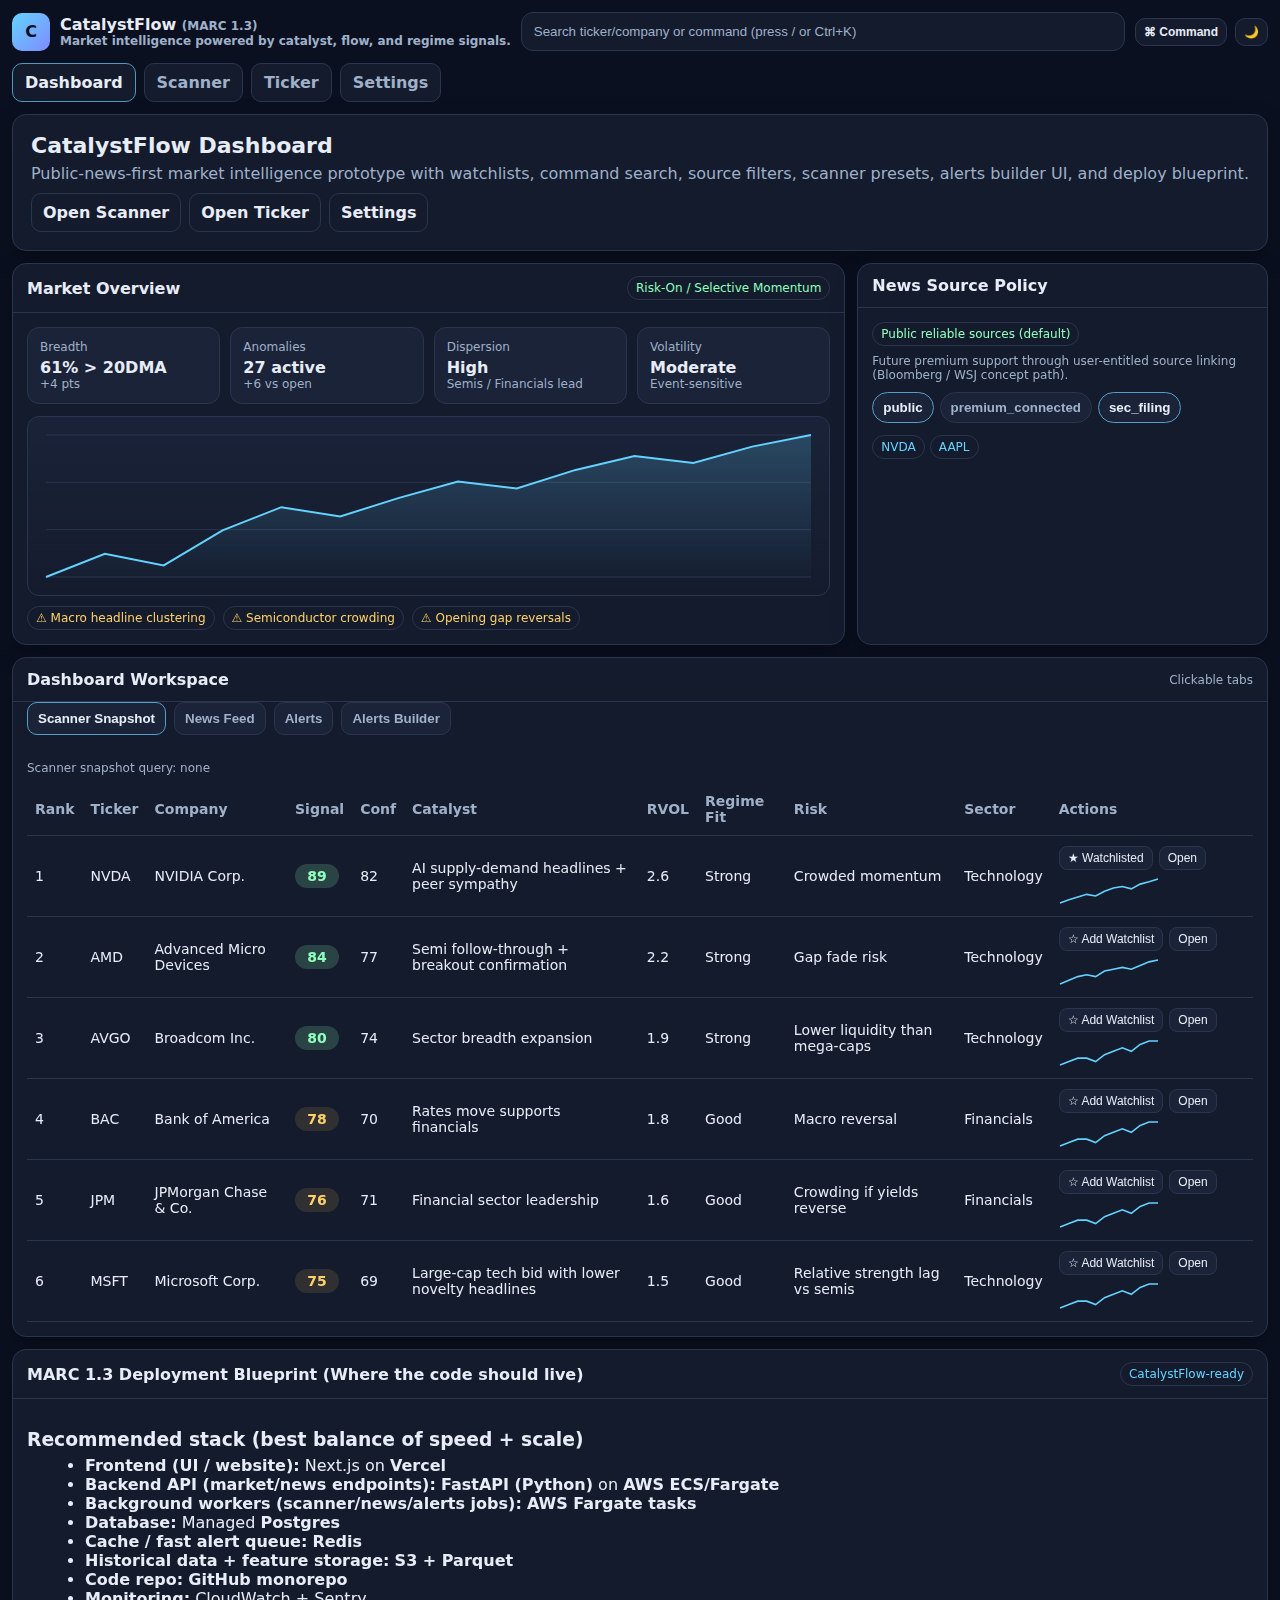
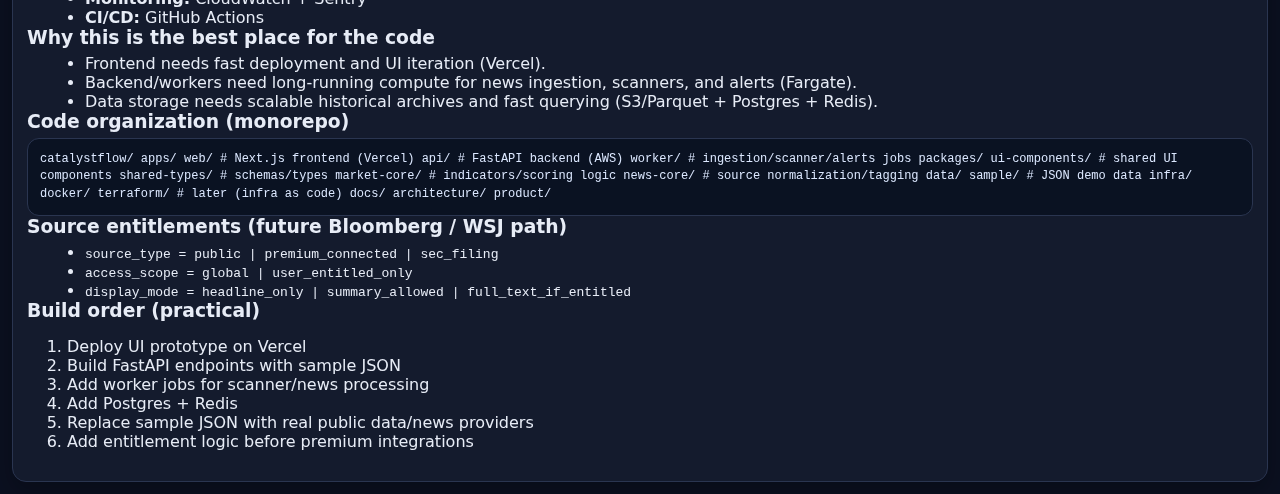
<file: index.html>
<!DOCTYPE html><html lang='en'><head><meta charset='UTF-8'><meta name='viewport' content='width=device-width, initial-scale=1.0'><title>CatalystFlow (MARC 1.3) - Dashboard</title><link rel='stylesheet' href='style.css'></head><body><script src='data.js'></script><script src='app.js'></script><script>window.CATALYSTFLOW_APP.renderDashboard();</script></body></html>
</file>
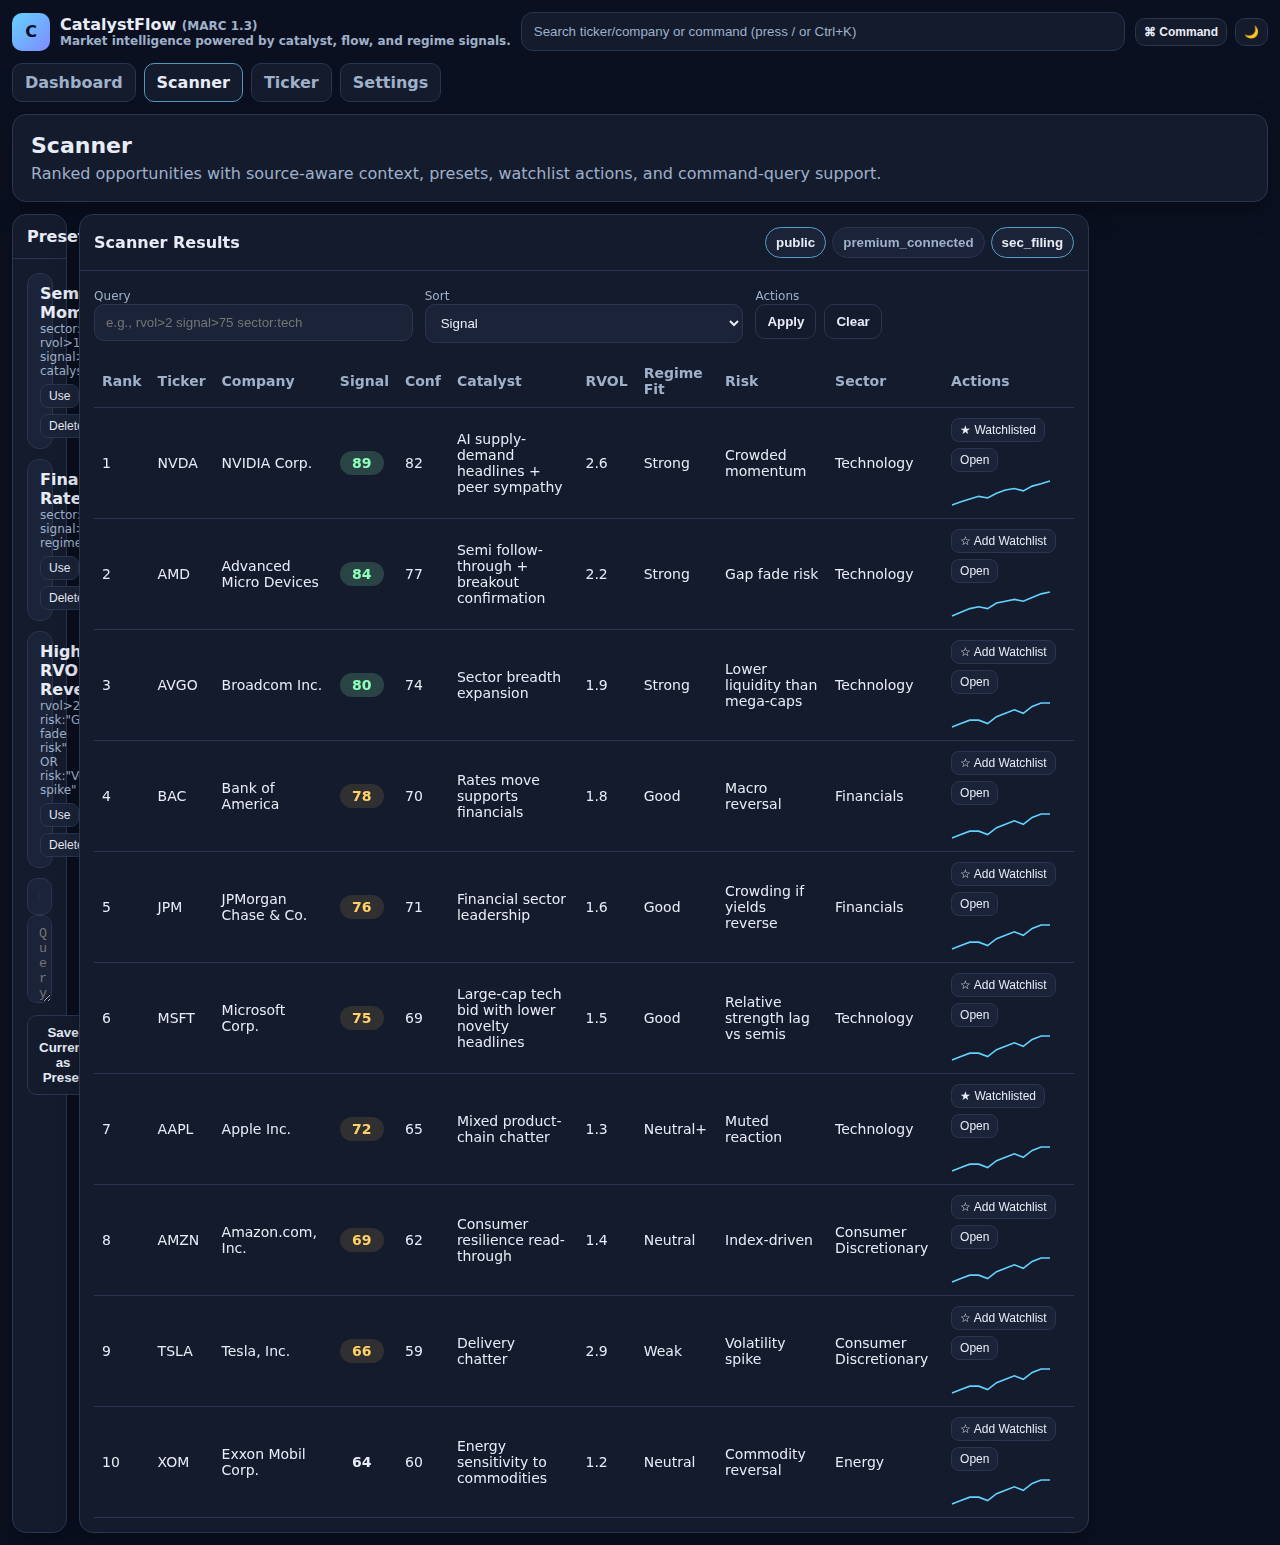
<file: scanner.html>
<!DOCTYPE html><html lang='en'><head><meta charset='UTF-8'><meta name='viewport' content='width=device-width, initial-scale=1.0'><title>CatalystFlow (MARC 1.3) - Scanner</title><link rel='stylesheet' href='style.css'></head><body><script src='data.js'></script><script src='app.js'></script><script>window.CATALYSTFLOW_APP.renderScanner();</script></body></html>
</file>
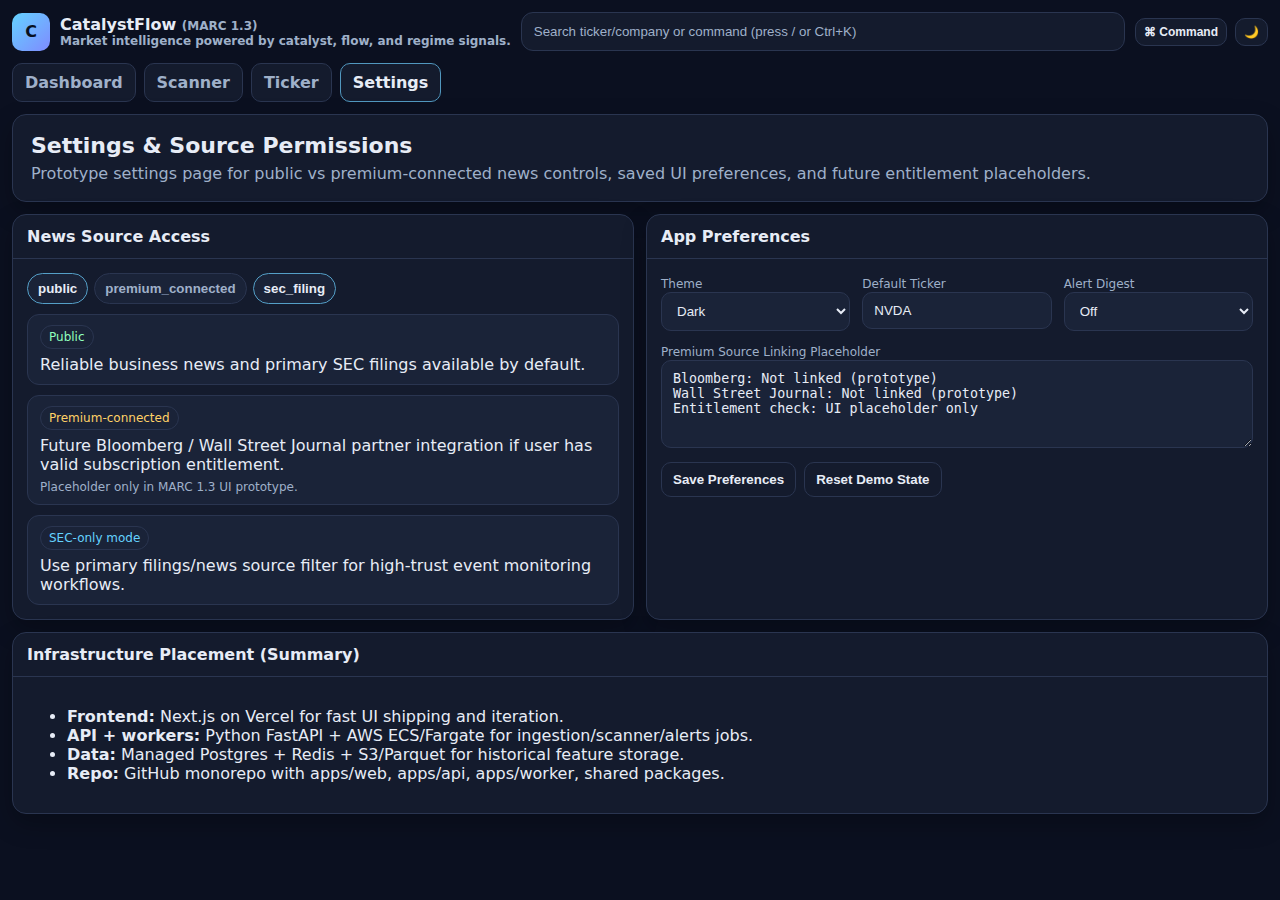
<file: settings.html>
<!DOCTYPE html><html lang='en'><head><meta charset='UTF-8'><meta name='viewport' content='width=device-width, initial-scale=1.0'><title>CatalystFlow (MARC 1.3) - Settings</title><link rel='stylesheet' href='style.css'></head><body><script src='data.js'></script><script src='app.js'></script><script>window.CATALYSTFLOW_APP.renderSettings();</script></body></html>
</file>
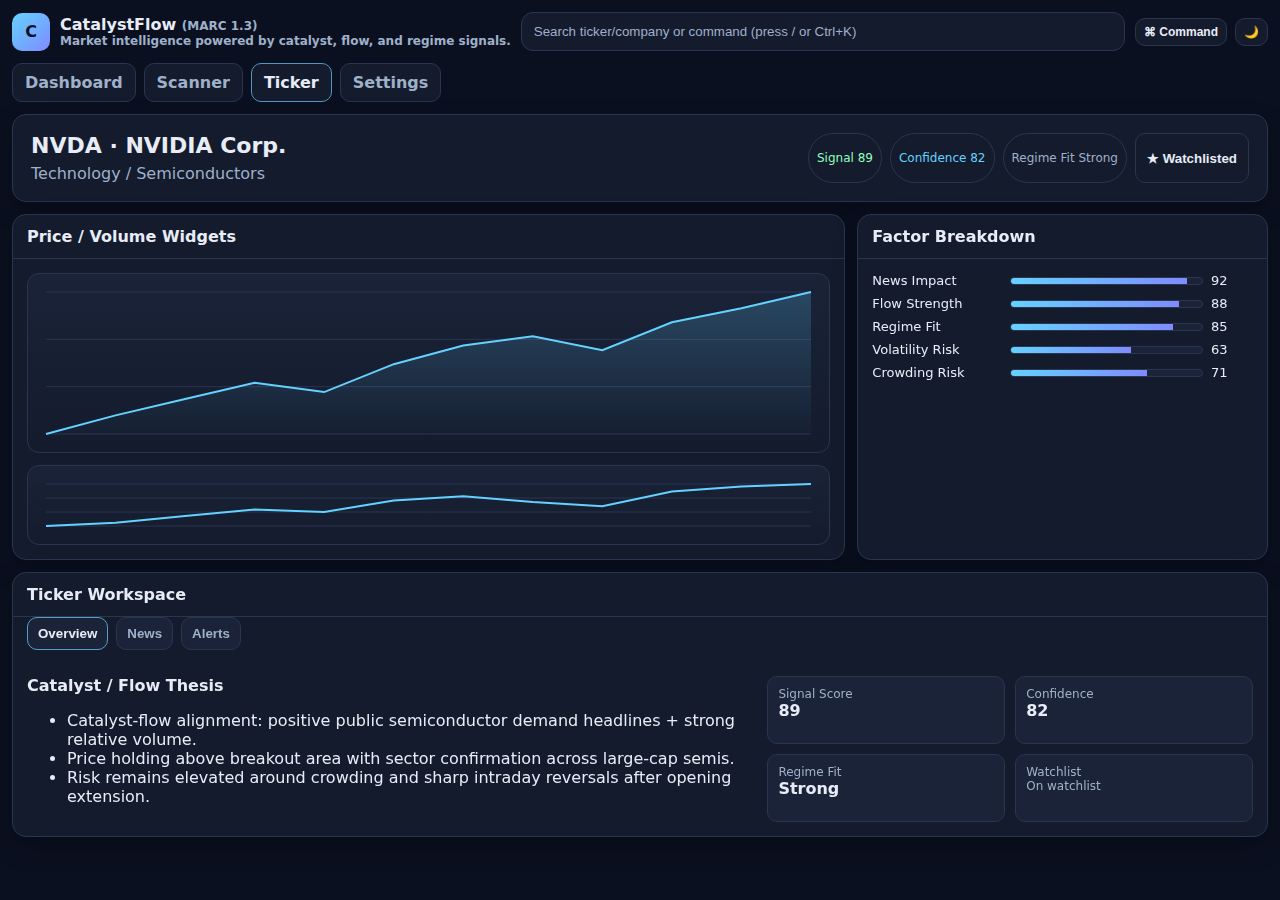
<file: ticker.html>
<!DOCTYPE html><html lang='en'><head><meta charset='UTF-8'><meta name='viewport' content='width=device-width, initial-scale=1.0'><title>CatalystFlow (MARC 1.3) - Ticker</title><link rel='stylesheet' href='style.css'></head><body><script src='data.js'></script><script src='app.js'></script><script>window.CATALYSTFLOW_APP.renderTicker();</script></body></html>
</file>
<file: style.css>
:root{--bg:#0b1020;--panel:#141b2d;--panel2:#1a2338;--text:#e7ecf6;--muted:#9fb0c9;--border:#2a3550;--accent:#64d2ff;--accent2:#90ffbc;--warn:#ffd166;--danger:#ff7b7b;--shadow:0 10px 24px rgba(0,0,0,.25)}
html[data-theme='light']{--bg:#f4f7fb;--panel:#fff;--panel2:#f6f9ff;--text:#152033;--muted:#5e6c84;--border:#dfe7f2;--accent:#167dff;--accent2:#0fbf6b;--warn:#a87800;--danger:#cc4545;--shadow:0 8px 20px rgba(11,24,48,.08)}
*{box-sizing:border-box} body{margin:0;font-family:Inter,system-ui,-apple-system,Segoe UI,Roboto,Arial,sans-serif;background:var(--bg);color:var(--text)} a{text-decoration:none;color:inherit}
.app{max-width:1280px;margin:0 auto;padding:12px}
.topbar{display:grid;grid-template-columns:auto 1fr auto;gap:10px;align-items:center;margin-bottom:12px}.brand{display:flex;align-items:center;gap:10px;font-weight:800}.brand-badge{width:38px;height:38px;border-radius:10px;display:grid;place-items:center;background:linear-gradient(135deg,var(--accent),#7f8bff);color:#08101f;font-weight:900}.brand-meta .sub{font-size:12px;color:var(--muted);font-weight:600}
.searchbar{position:relative}.search-input{width:100%;padding:11px 12px;border-radius:12px;border:1px solid var(--border);background:var(--panel);color:var(--text)}.search-input::placeholder{color:var(--muted)}
.suggestions{position:absolute;top:calc(100% + 6px);left:0;right:0;background:var(--panel);border:1px solid var(--border);border-radius:12px;box-shadow:var(--shadow);overflow:hidden;display:none;z-index:40}.suggestion{padding:10px 12px;border-top:1px solid color-mix(in oklab,var(--border) 80%,transparent);display:flex;justify-content:space-between;gap:8px;cursor:pointer}.suggestion:first-child{border-top:none}.suggestion:hover,.suggestion.active{background:var(--panel2)}
.toolbar{display:flex;gap:8px;align-items:center}.btn,.chip-btn{border:1px solid var(--border);background:var(--panel);color:var(--text);padding:9px 11px;border-radius:10px;cursor:pointer;font-weight:600}.btn.small{padding:6px 8px;font-size:12px}
.nav{display:flex;gap:8px;flex-wrap:wrap;margin-bottom:12px}.nav a{padding:9px 12px;border-radius:10px;background:var(--panel);border:1px solid var(--border);color:var(--muted);font-weight:700}.nav a.active{color:var(--text);border-color:color-mix(in oklab,var(--accent) 65%,var(--border))}
.grid{display:grid;gap:12px}.cols-12{grid-template-columns:repeat(12,1fr)}.span-12{grid-column:span 12}.span-8{grid-column:span 8}.span-6{grid-column:span 6}.span-4{grid-column:span 4}.span-3{grid-column:span 3}
.card{background:var(--panel);border:1px solid var(--border);border-radius:14px;box-shadow:var(--shadow)}.card-h{padding:12px 14px;border-bottom:1px solid var(--border);display:flex;justify-content:space-between;gap:8px;align-items:center}.card-b{padding:14px}.title{font-weight:800}
.hero{padding:18px;display:flex;justify-content:space-between;gap:10px;flex-wrap:wrap}.hero h1{margin:0 0 6px;font-size:22px}.muted{color:var(--muted)}.tiny{font-size:12px;color:var(--muted)}
.badge{display:inline-flex;align-items:center;gap:6px;padding:4px 8px;border:1px solid var(--border);border-radius:999px;font-size:12px;color:var(--muted)}.badge.good{color:var(--accent2)}.badge.warn{color:var(--warn)}.badge.danger{color:var(--danger)}.badge.primary{color:var(--accent)}
.stats{display:grid;grid-template-columns:repeat(4,1fr);gap:10px}.stat{background:var(--panel2);border:1px solid var(--border);border-radius:12px;padding:12px}.stat .v{font-weight:800;margin-top:4px}
canvas.chart{width:100%;height:180px;display:block;border:1px solid var(--border);border-radius:12px;background:linear-gradient(180deg,color-mix(in oklab,var(--panel2) 96%,transparent),transparent)}canvas.mini{height:80px}.sparkline{width:100px;height:30px;display:block}
.table-wrap{overflow:auto} table{width:100%;min-width:980px;border-collapse:collapse} th,td{padding:10px 8px;border-bottom:1px solid var(--border);text-align:left;font-size:14px} th{color:var(--muted);font-weight:700}
.score-pill{display:inline-block;min-width:44px;text-align:center;padding:4px 8px;border-radius:999px;font-weight:800}.score-high{background:color-mix(in oklab,var(--accent2) 18%,transparent);color:var(--accent2)}.score-med{background:color-mix(in oklab,var(--warn) 12%,transparent);color:var(--warn)}
.row-actions{display:flex;gap:6px;flex-wrap:wrap}.icon-btn{border:1px solid var(--border);background:var(--panel2);color:var(--text);padding:4px 8px;border-radius:8px;cursor:pointer;font-size:12px}
.subtabs{display:flex;gap:8px;flex-wrap:wrap;padding:0 14px 12px}.subtab{padding:8px 10px;border:1px solid var(--border);background:var(--panel2);border-radius:10px;color:var(--muted);font-weight:700;cursor:pointer}.subtab.active{color:var(--text);border-color:color-mix(in oklab,var(--accent) 70%,var(--border))}.panel{display:none}.panel.active{display:block}
.list{display:flex;flex-direction:column;gap:10px}.item{border:1px solid var(--border);background:var(--panel2);border-radius:12px;padding:10px 12px}.item .meta{display:flex;gap:8px;flex-wrap:wrap;margin-bottom:6px}
.kv{display:grid;grid-template-columns:repeat(2,1fr);gap:10px}.kv .cell{background:var(--panel2);border:1px solid var(--border);border-radius:10px;padding:10px}
.two-col{display:grid;grid-template-columns:1.2fr .8fr;gap:12px}.three-col{display:grid;grid-template-columns:repeat(3,1fr);gap:12px}.page-grid{display:grid;grid-template-columns:2fr 1fr;gap:12px}
.bar-list{display:flex;flex-direction:column;gap:8px}.bar{display:grid;grid-template-columns:130px 1fr 42px;gap:8px;align-items:center;font-size:13px}.bar-track{height:8px;border:1px solid var(--border);border-radius:999px;background:var(--panel2);overflow:hidden}.bar-fill{height:100%;background:linear-gradient(90deg,var(--accent),#7f8bff)}
.filter-row{display:flex;gap:8px;flex-wrap:wrap}.segmented{display:flex;gap:6px;flex-wrap:wrap}.seg{padding:7px 10px;border:1px solid var(--border);border-radius:999px;background:var(--panel2);cursor:pointer;font-weight:700;color:var(--muted)}.seg.active{color:var(--text);border-color:color-mix(in oklab,var(--accent) 70%,var(--border))}
.input,select,textarea{width:100%;padding:10px 11px;border-radius:10px;border:1px solid var(--border);background:var(--panel2);color:var(--text)} textarea{min-height:88px;resize:vertical}
.command-overlay{position:fixed;inset:0;background:rgba(4,8,14,.45);display:none;align-items:flex-start;justify-content:center;padding-top:8vh;z-index:80}.command{width:min(760px,94vw);background:var(--panel);border:1px solid var(--border);border-radius:14px;box-shadow:var(--shadow);overflow:hidden}.command-head{padding:10px;border-bottom:1px solid var(--border)}.command-results{max-height:420px;overflow:auto}.cmd-item{padding:12px;border-top:1px solid color-mix(in oklab,var(--border) 80%,transparent);cursor:pointer}.cmd-item:first-child{border-top:none}.cmd-item.active,.cmd-item:hover{background:var(--panel2)}
.mobile-bottom-nav{display:none;position:sticky;bottom:0;margin-top:12px;background:var(--panel);border:1px solid var(--border);border-radius:14px;padding:6px;grid-template-columns:repeat(4,1fr);gap:6px}.mobile-bottom-nav a{padding:9px 8px;text-align:center;border-radius:10px;color:var(--muted);font-weight:700;font-size:12px}.mobile-bottom-nav a.active{background:var(--panel2);color:var(--text)}
.codeblock{background:#0a1222;color:#dce8ff;border:1px solid var(--border);border-radius:12px;padding:12px;overflow:auto;font-family:ui-monospace,SFMono-Regular,Menlo,monospace;font-size:12px;line-height:1.45}
.footer-section{margin-top:12px;padding-top:4px}.footer-section h3{margin:0 0 6px}.footer-section ul{margin:6px 0 0 18px}
@media (max-width:1100px){.span-8,.span-6,.span-4,.span-3{grid-column:span 12}.stats{grid-template-columns:repeat(2,1fr)}.two-col,.page-grid,.three-col{grid-template-columns:1fr}}
@media (max-width:760px){.app{padding:10px}.topbar{grid-template-columns:1fr;align-items:stretch}.toolbar{justify-content:space-between}.nav{overflow:auto;white-space:nowrap;flex-wrap:nowrap;padding-bottom:2px}.stats{grid-template-columns:1fr}.hero h1{font-size:18px}.kv{grid-template-columns:1fr}.bar{grid-template-columns:1fr}.mobile-bottom-nav{display:grid}}
</file>
